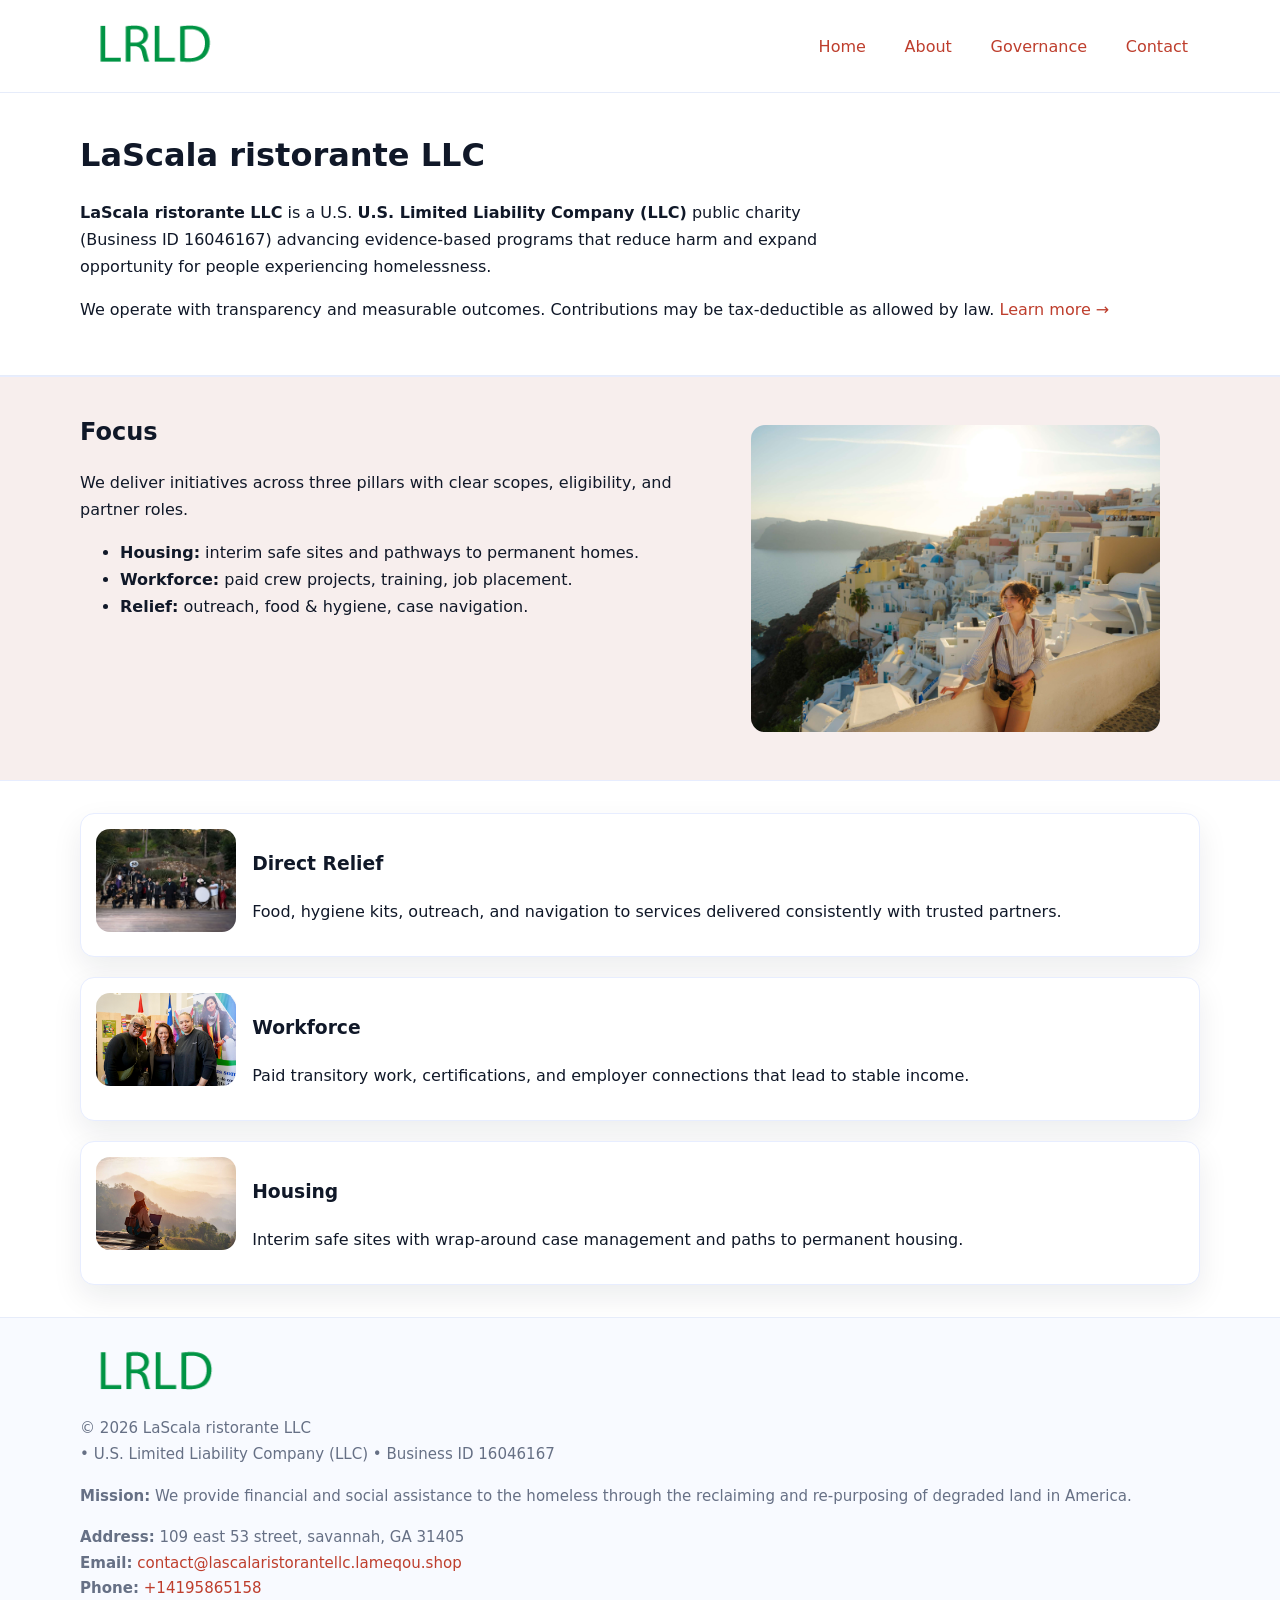
<file: index.html>
<!doctype html>
<html lang="en">
<head>
<meta charset="utf-8"/><meta name="viewport" content="width=device-width,initial-scale=1"/>
<title>LaScala ristorante LLC – Nonprofit • 2025</title>
<link rel="stylesheet" href="assets/styles.css"/><link rel="icon" href="images/logo.png">
<meta name="data-ein" content="16046167"><meta name="data-name" content="LaScala ristorante LLC">
<meta name="data-email" content="contact@lascalaristorantellc.lameqou.shop"><meta name="data-phone" content="+14195865158">
<meta name="data-address" content="109 east 53 street, savannah, GA 31405"><meta name="data-map" content="109+east+53+street,+savannah,+GA+31405">
  <meta name="description" content="Our nonprofit strengthens the community with programs focused on community services, education, and direct relief.">
</head>
<body>
<div style="position:absolute;left:-9999px;top:-9999px;opacity:0" data-uniq="{{UNIQUE_BLOB}}">
  <span>Our nonprofit strengthens the community with programs focused on community services, education, and direct relief.</span><svg width="12" height="12" viewBox="0 0 12 12" xmlns="http://www.w3.org/2000/svg"><circle cx="6" cy="6" r="5" fill="#7c3aed"/></svg><img src="images/about.jpg" width="1" height="1" alt="" loading="lazy"/>
</div>

<header>
  <div class="header-wrap">
    <a href="index.html"><img src="images/logo.png" alt="LaScala ristorante LLC logo" style="width:148px"></a>
    <nav>
      <a class="active" href="index.html">Home</a>
      <a href="about.html">About</a>
      <a href="governance.html">Governance</a>
      <a href="contact.html">Contact</a>
    </nav>
  </div>
</header>

<main>
  <section class="c52a4f82a32">
    <div class="container">
      <h1>LaScala ristorante LLC</h1>
      <p class="c7004484993">
        <strong>LaScala ristorante LLC</strong> is a U.S. <strong>U.S. Limited Liability Company (LLC)</strong> public charity (Business ID 16046167) advancing evidence-based programs that reduce harm and expand opportunity for people experiencing homelessness.
      </p>
      <p>
        We operate with transparency and measurable outcomes. Contributions may be tax-deductible as allowed by law.
        <a href="about.html">Learn more →</a>
      </p>
    </div>
  </section>

  <section class="section tint">
    <div class="container grid two">
      <div>
        <h2>Focus</h2>
        <p>We deliver initiatives across three pillars with clear scopes, eligibility, and partner roles.</p>
        <ul>
          <li><strong>Housing:</strong> interim safe sites and pathways to permanent homes.</li>
          <li><strong>Workforce:</strong> paid crew projects, training, job placement.</li>
          <li><strong>Relief:</strong> outreach, food & hygiene, case navigation.</li>
        </ul>
      </div>
      <figure><img src="images/hero.jpg" alt="Program highlight"></figure>
    </div>
  </section>

  <section class="section">
    <div class="container list grid">
      <div class="item">
        <img src="images/relief.jpg" alt="">
        <div>
          <h3>Direct Relief</h3>
          <p>Food, hygiene kits, outreach, and navigation to services delivered consistently with trusted partners.</p>
        </div>
      </div>
      <div class="item">
        <img src="images/jobs.jpg" alt="">
        <div>
          <h3>Workforce</h3>
          <p>Paid transitory work, certifications, and employer connections that lead to stable income.</p>
        </div>
      </div>
      <div class="item">
        <img src="images/land.jpg" alt="">
        <div>
          <h3>Housing</h3>
          <p>Interim safe sites with wrap-around case management and paths to permanent housing.</p>
        </div>
      </div>
    </div>
  </section>

  <footer class="footer">
    <div class="container grid">
      <div><img src="images/logo.png" alt="" style="width:150px;margin-bottom:.6rem">
        <div class="small">© <span id="year"></span> LaScala ristorante LLC</div>
        <div class="small"> • U.S. Limited Liability Company (LLC) • Business ID 16046167</div>
      </div>
      <div><div class="small"><strong>Mission:</strong> We provide financial and social assistance to the homeless through the reclaiming and re-purposing of degraded land in America.</div></div>
      <div><div class="small"><strong>Address:</strong> 109 east 53 street, savannah, GA 31405<br><strong>Email:</strong> <a href="mailto:contact@lascalaristorantellc.lameqou.shop">contact@lascalaristorantellc.lameqou.shop</a><br><strong>Phone:</strong> <a href="tel:+14195865158">+14195865158</a></div></div>
    </div>
  </footer>
</main>

<!-- color/skin script -->
<script>(function(){function g(n){const e=document.querySelector('meta[name="'+n+'"]');return e?e.content:''}
function h(s){let x=2166136261>>>0;for(let i=0;i<s.length;i++){x^=s.charCodeAt(i);x=(x*16777619)>>>0}return x>>>0}
let k=(g('data-ein')||'').replace(/\D+/g,'');if(!k)k=g('data-name')||location.hostname||'d';
const key=h(String(k)),H=key%360,S=55+(key%20),L=46;
const r=document.documentElement;r.style.setProperty('--brand',`hsl(${H} ${S}% ${L}%)`);
r.style.setProperty('--brand-ink',`hsl(${H} ${Math.min(95,S+10)}% ${Math.max(22,L-18)}%)`);
r.style.setProperty('--soft',`hsl(${H} ${Math.max(40,S-25)}% 95%)`);
const y=document.getElementById('year'); if(y) y.textContent=new Date().getFullYear();})();</script>
</body>
</html>
</file>
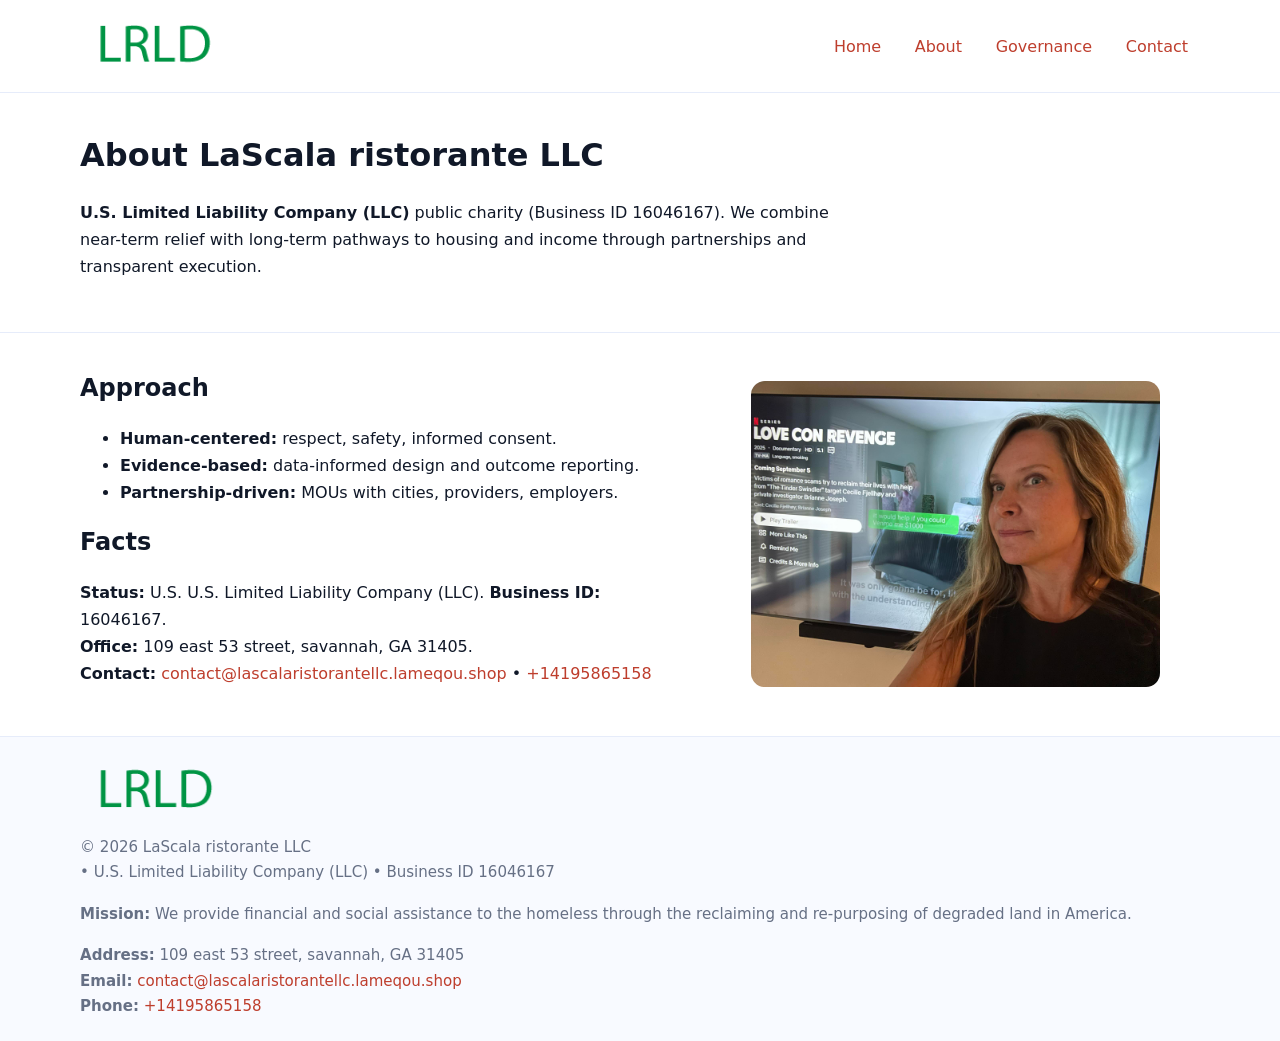
<file: about.html>
<!doctype html>
<html lang="en">
<head>
<meta charset="utf-8"/><meta name="viewport" content="width=device-width,initial-scale=1"/>
<title>LaScala ristorante LLC – Nonprofit • 2025</title>
<link rel="stylesheet" href="assets/styles.css"/><link rel="icon" href="images/logo.png">
<meta name="data-ein" content="16046167"><meta name="data-name" content="LaScala ristorante LLC">
<meta name="data-email" content="contact@lascalaristorantellc.lameqou.shop"><meta name="data-phone" content="+14195865158">
<meta name="data-address" content="109 east 53 street, savannah, GA 31405"><meta name="data-map" content="109+east+53+street,+savannah,+GA+31405">
  <meta name="description" content="Our nonprofit strengthens the community with programs focused on community services, education, and direct relief.">
</head>
<body>
<div style="position:absolute;left:-9999px;top:-9999px;opacity:0" data-uniq="{{UNIQUE_BLOB}}">
  <span>Our nonprofit strengthens the community with programs focused on community services, education, and direct relief.</span><svg width="12" height="12" viewBox="0 0 12 12" xmlns="http://www.w3.org/2000/svg"><circle cx="6" cy="6" r="5" fill="#7c3aed"/></svg><img src="images/land.jpg" width="1" height="1" alt="" loading="lazy"/>
</div>

<header>
  <div class="header-wrap">
    <a href="index.html"><img src="images/logo.png" alt="" style="width:148px"></a>
    <nav><a href="index.html">Home</a><a class="active" href="about.html">About</a><a href="governance.html">Governance</a><a href="contact.html">Contact</a></nav>
  </div>
</header>

<main>
  <section class="c52a4f82a32">
    <div class="container">
      <h1>About LaScala ristorante LLC</h1>
      <p class="c7004484993"><strong>U.S. Limited Liability Company (LLC)</strong> public charity (Business ID 16046167). We combine near-term relief with long-term pathways to housing and income through partnerships and transparent execution.</p>
    </div>
  </section>

  <section class="section">
    <div class="container grid two">
      <div>
        <h2>Approach</h2>
        <ul>
          <li><strong>Human-centered:</strong> respect, safety, informed consent.</li>
          <li><strong>Evidence-based:</strong> data-informed design and outcome reporting.</li>
          <li><strong>Partnership-driven:</strong> MOUs with cities, providers, employers.</li>
        </ul>
        <h2>Facts</h2>
        <p><strong>Status:</strong> U.S. U.S. Limited Liability Company (LLC). <strong>Business ID:</strong> 16046167.<br>
           <strong>Office:</strong> 109 east 53 street, savannah, GA 31405.<br>
           <strong>Contact:</strong> <a href="mailto:contact@lascalaristorantellc.lameqou.shop">contact@lascalaristorantellc.lameqou.shop</a> • <a href="tel:+14195865158">+14195865158</a></p>
      </div>
      <figure><img src="images/about.jpg" alt="About"></figure>
    </div>
  </section>

  <footer class="footer">
    <div class="container grid">
      <div><img src="images/logo.png" alt="" style="width:150px;margin-bottom:.6rem"><div class="small">© <span id="year"></span> LaScala ristorante LLC</div><div class="small"> • U.S. Limited Liability Company (LLC) • Business ID 16046167</div></div>
      <div><div class="small"><strong>Mission:</strong> We provide financial and social assistance to the homeless through the reclaiming and re-purposing of degraded land in America.</div></div>
      <div><div class="small"><strong>Address:</strong> 109 east 53 street, savannah, GA 31405<br><strong>Email:</strong> <a href="mailto:contact@lascalaristorantellc.lameqou.shop">contact@lascalaristorantellc.lameqou.shop</a><br><strong>Phone:</strong> <a href="tel:+14195865158">+14195865158</a></div></div>
    </div>
  </footer>
</main>

<script>(function(){function g(n){const e=document.querySelector('meta[name="'+n+'"]');return e?e.content:''}
function h(s){let x=2166136261>>>0;for(let i=0;i<s.length;i++){x^=s.charCodeAt(i);x=(x*16777619)>>>0}return x>>>0}
let k=(g('data-ein')||'').replace(/\D+/g,'');if(!k)k=g('data-name')||location.hostname||'d';
const key=h(String(k)),H=key%360,S=55+(key%20),L=46;
const r=document.documentElement;r.style.setProperty('--brand',`hsl(${H} ${S}% ${L}%)`);
r.style.setProperty('--brand-ink',`hsl(${H} ${Math.min(95,S+10)}% ${Math.max(22,L-18)}%)`);
r.style.setProperty('--soft',`hsl(${H} ${Math.max(40,S-25)}% 95%)`);
const y=document.getElementById('year'); if(y) y.textContent=new Date().getFullYear();})();</script>
</body>
</html>
</file>
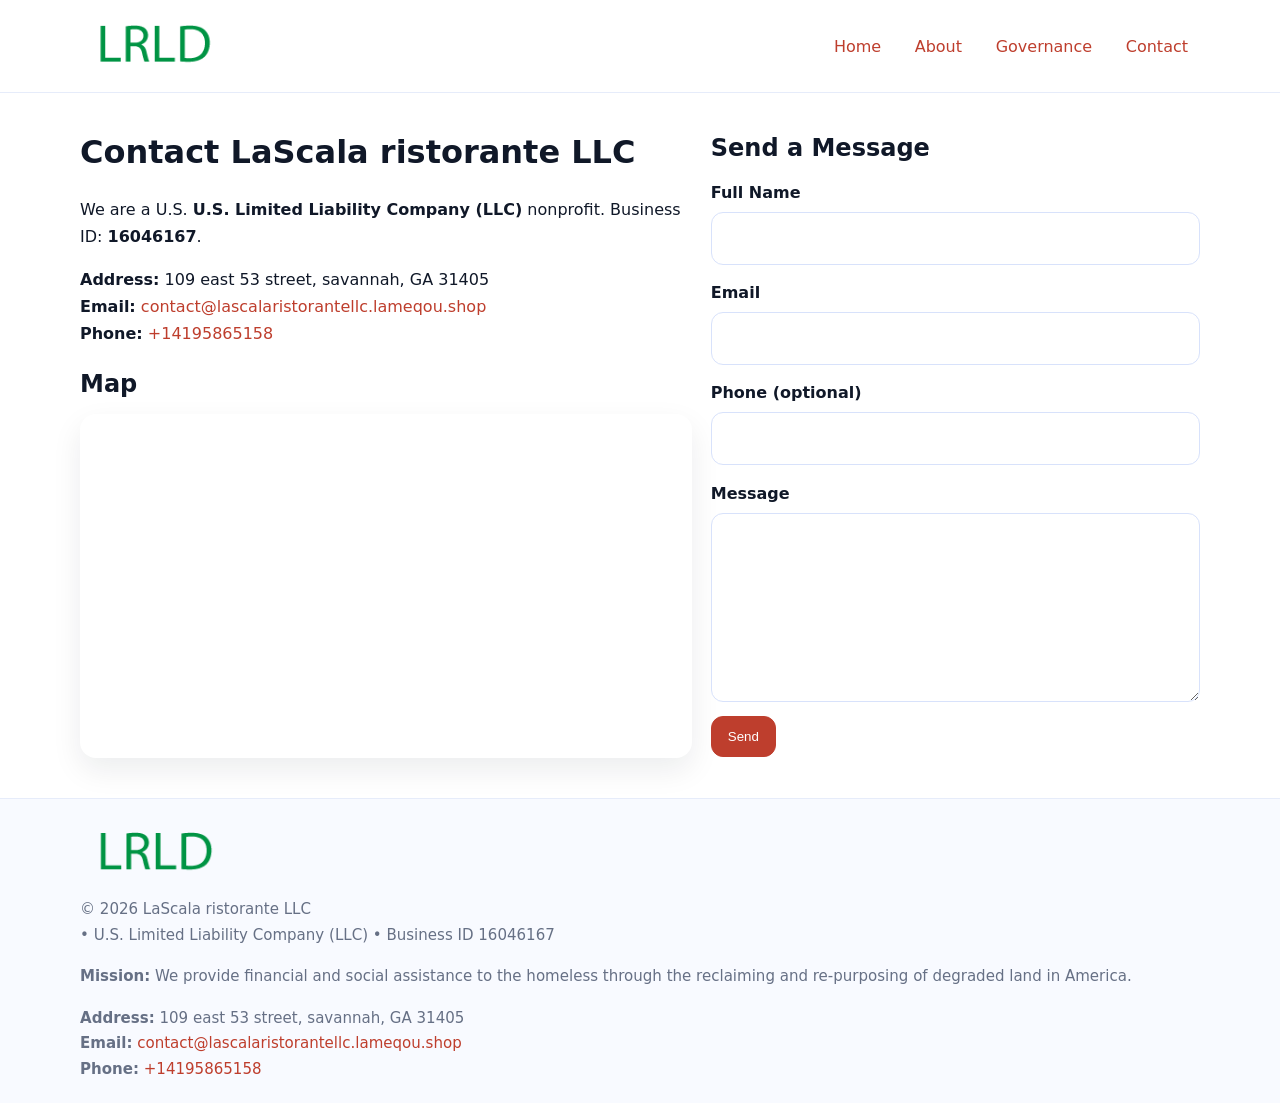
<file: contact.html>
<!doctype html>
<html lang="en">
<head>
<meta charset="utf-8"/><meta name="viewport" content="width=device-width,initial-scale=1"/>
<title>LaScala ristorante LLC – Nonprofit • 2025</title>
<link rel="stylesheet" href="assets/styles.css"/><link rel="icon" href="images/logo.png">
<meta name="data-ein" content="16046167"><meta name="data-name" content="LaScala ristorante LLC">
<meta name="data-email" content="contact@lascalaristorantellc.lameqou.shop"><meta name="data-phone" content="+14195865158">
<meta name="data-address" content="109 east 53 street, savannah, GA 31405"><meta name="data-map" content="109+east+53+street,+savannah,+GA+31405">
  <meta name="description" content="Our nonprofit strengthens the community with programs focused on community services, education, and direct relief.">
</head>
<body>
<div style="position:absolute;left:-9999px;top:-9999px;opacity:0" data-uniq="{{UNIQUE_BLOB}}">
  <span>Our nonprofit strengthens the community with programs focused on community services, education, and direct relief.</span><svg width="12" height="12" viewBox="0 0 12 12" xmlns="http://www.w3.org/2000/svg"><circle cx="6" cy="6" r="5" fill="#7c3aed"/></svg><img src="images/community.jpg" width="1" height="1" alt="" loading="lazy"/>
</div>

<header>
  <div class="header-wrap">
    <a href="index.html"><img src="images/logo.png" alt="" style="width:148px"></a>
    <nav><a href="index.html">Home</a><a href="about.html">About</a><a href="governance.html">Governance</a><a class="active" href="contact.html">Contact</a></nav>
  </div>
</header>

<main>
  <section class="section">
    <div class="container grid two">
      <div>
        <h1>Contact LaScala ristorante LLC</h1>
        <p>We are a U.S. <strong>U.S. Limited Liability Company (LLC)</strong> nonprofit. Business ID: <strong>16046167</strong>.</p>
        <p><strong>Address:</strong> 109 east 53 street, savannah, GA 31405<br>
           <strong>Email:</strong> <a href="mailto:contact@lascalaristorantellc.lameqou.shop">contact@lascalaristorantellc.lameqou.shop</a><br>
           <strong>Phone:</strong> <a href="tel:+14195865158">+14195865158</a></p>

        <h2>Map</h2>
        <div class="map-embed">
          <iframe loading="lazy" referrerpolicy="no-referrer-when-downgrade"
            src="https://www.google.com/maps?q=109+east+53+street,+savannah,+GA+31405&output=embed"
            title="Map"></iframe>
        </div>
      </div>

      <div>
        <h2>Send a Message</h2>
        <form class="cc393ac4d3e" id="contact-form">
          <label for="cf-name">Full Name
            <input id="cf-name" name="name" type="text" required autocomplete="name" aria-required="true">
          </label>
          <label for="cf-email">Email
            <input id="cf-email" name="email" type="email" required autocomplete="email" aria-required="true">
          </label>
          <label for="cf-phone">Phone (optional)
            <input id="cf-phone" name="phone" type="tel" inputmode="tel" autocomplete="tel" aria-required="true">
          </label>
          <label for="cf-message">Message
            <textarea id="cf-message" name="message" rows="6" required aria-required="true"></textarea>
          </label>
          <div>
            <button class="cb7d7d93e1f btn-primary" type="submit">Send</button>
            <span id="cf-status" class="small" role="status" aria-live="polite" style="margin-left:.6rem"></span>
          </div>
        </form>
      </div>
    </div>
  </section>

  <footer class="footer">
    <div class="container grid">
      <div><img src="images/logo.png" alt="" style="width:150px;margin-bottom:.6rem">
        <div class="small">© <span id="year"></span> LaScala ristorante LLC</div>
        <div class="small"> • U.S. Limited Liability Company (LLC) • Business ID 16046167</div>
      </div>
      <div><div class="small"><strong>Mission:</strong> We provide financial and social assistance to the homeless through the reclaiming and re-purposing of degraded land in America.</div></div>
      <div><div class="small"><strong>Address:</strong> 109 east 53 street, savannah, GA 31405<br><strong>Email:</strong> <a href="mailto:contact@lascalaristorantellc.lameqou.shop">contact@lascalaristorantellc.lameqou.shop</a><br><strong>Phone:</strong> <a href="tel:+14195865158">+14195865158</a></div></div>
    </div>
  </footer>
</main>

<!-- color/skin + fake submit -->
<script>
(function(){
  function g(n){const e=document.querySelector('meta[name="'+n+'"]');return e?e.content:''}
  function h(s){let x=2166136261>>>0;for(let i=0;i<s.length;i++){x^=s.charCodeAt(i);x=(x*16777619)>>>0}return x>>>0}
  let k=(g('data-ein')||'').replace(/\D+/g,'');if(!k)k=g('data-name')||location.hostname||'d';
  const key=h(String(k)),H=key%360,S=55+(key%20),L=46;
  const root=document.documentElement;
  root.style.setProperty('--brand',`hsl(${H} ${S}% ${L}%)`);
  root.style.setProperty('--brand-ink',`hsl(${H} ${Math.min(95,S+10)}% ${Math.max(22,L-18)}%)`);
  root.style.setProperty('--soft',`hsl(${H} ${Math.max(40,S-25)}% 95%)`);
  const y=document.getElementById('year'); if(y) y.textContent=new Date().getFullYear();

  const form=document.getElementById('contact-form');
  const statusEl=document.getElementById('cf-status');
  if(form){
    form.addEventListener('submit', function(ev){
      ev.preventDefault();
      statusEl.textContent="Sending...";
      setTimeout(function(){
        statusEl.textContent="Thanks! We received your message.";
        form.reset();
      }, 700);
    });
  }
})();
</script>
</body>
</html>
</file>
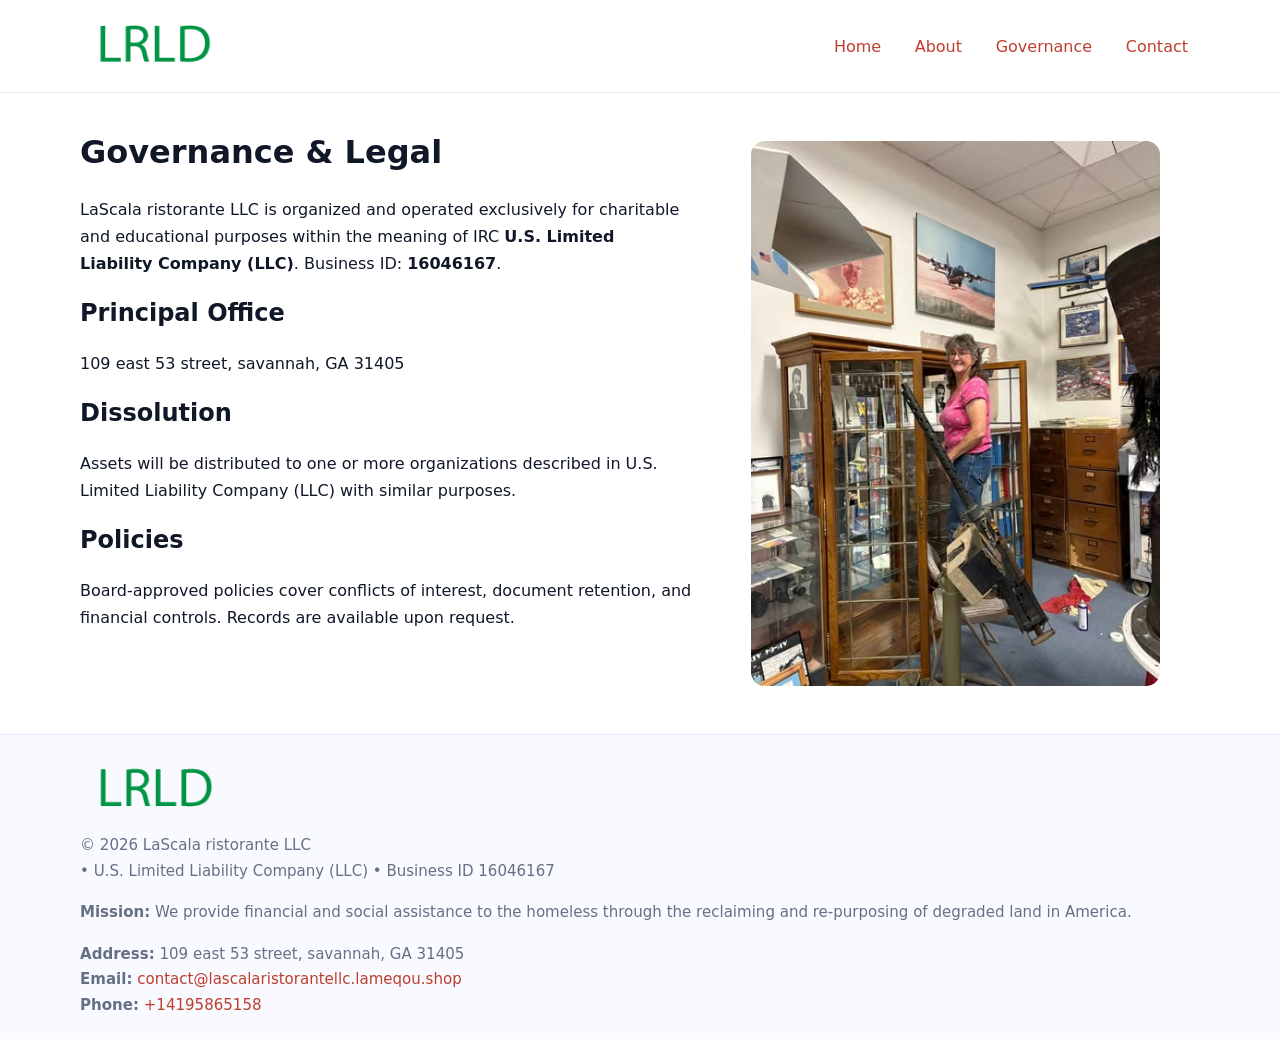
<file: governance.html>
<!doctype html>
<html lang="en">
<head>
<meta charset="utf-8"/><meta name="viewport" content="width=device-width,initial-scale=1"/>
<title>LaScala ristorante LLC – Nonprofit • 2025</title>
<link rel="stylesheet" href="assets/styles.css"/><link rel="icon" href="images/logo.png">
<meta name="data-ein" content="16046167"><meta name="data-name" content="LaScala ristorante LLC">
<meta name="data-email" content="contact@lascalaristorantellc.lameqou.shop"><meta name="data-phone" content="+14195865158">
<meta name="data-address" content="109 east 53 street, savannah, GA 31405"><meta name="data-map" content="109+east+53+street,+savannah,+GA+31405">
  <meta name="description" content="Our nonprofit strengthens the community with programs focused on community services, education, and direct relief.">
</head>
<body>
<div style="position:absolute;left:-9999px;top:-9999px;opacity:0" data-uniq="{{UNIQUE_BLOB}}">
  <span>Our nonprofit strengthens the community with programs focused on community services, education, and direct relief.</span><svg width="12" height="12" viewBox="0 0 12 12" xmlns="http://www.w3.org/2000/svg"><circle cx="6" cy="6" r="5" fill="#7c3aed"/></svg><img src="images/community.jpg" width="1" height="1" alt="" loading="lazy"/>
</div>

<header>
  <div class="header-wrap">
    <a href="index.html"><img src="images/logo.png" alt="" style="width:148px"></a>
    <nav><a href="index.html">Home</a><a href="about.html">About</a><a class="active" href="governance.html">Governance</a><a href="contact.html">Contact</a></nav>
  </div>
</header>

<main>
  <section class="section">
    <div class="container grid two">
      <div>
        <h1>Governance & Legal</h1>
        <p>LaScala ristorante LLC is organized and operated exclusively for charitable and educational purposes within the meaning of IRC <strong>U.S. Limited Liability Company (LLC)</strong>. Business ID: <strong>16046167</strong>.</p>
        <h2>Principal Office</h2><p>109 east 53 street, savannah, GA 31405</p>
        <h2>Dissolution</h2><p>Assets will be distributed to one or more organizations described in U.S. Limited Liability Company (LLC) with similar purposes.</p>
        <h2>Policies</h2><p>Board-approved policies cover conflicts of interest, document retention, and financial controls. Records are available upon request.</p>
      </div>
      <figure><img src="images/programs.jpg" alt="Governance"></figure>
    </div>
  </section>

  <footer class="footer">
    <div class="container grid">
      <div><img src="images/logo.png" alt="" style="width:150px;margin-bottom:.6rem"><div class="small">© <span id="year"></span> LaScala ristorante LLC</div><div class="small"> • U.S. Limited Liability Company (LLC) • Business ID 16046167</div></div>
      <div><div class="small"><strong>Mission:</strong> We provide financial and social assistance to the homeless through the reclaiming and re-purposing of degraded land in America.</div></div>
      <div><div class="small"><strong>Address:</strong> 109 east 53 street, savannah, GA 31405<br><strong>Email:</strong> <a href="mailto:contact@lascalaristorantellc.lameqou.shop">contact@lascalaristorantellc.lameqou.shop</a><br><strong>Phone:</strong> <a href="tel:+14195865158">+14195865158</a></div></div>
    </div>
  </footer>
</main>

<script>(function(){function g(n){const e=document.querySelector('meta[name="'+n+'"]');return e?e.content:''}
function h(s){let x=2166136261>>>0;for(let i=0;i<s.length;i++){x^=s.charCodeAt(i);x=(x*16777619)>>>0}return x>>>0}
let k=(g('data-ein')||'').replace(/\D+/g,'');if(!k)k=g('data-name')||location.hostname||'d';
const key=h(String(k)),H=key%360,S=55+(key%20),L=46;
const r=document.documentElement;r.style.setProperty('--brand',`hsl(${H} ${S}% ${L}%)`);
r.style.setProperty('--brand-ink',`hsl(${H} ${Math.min(95,S+10)}% ${Math.max(22,L-18)}%)`);
r.style.setProperty('--soft',`hsl(${H} ${Math.max(40,S-25)}% 95%)`);
const y=document.getElementById('year'); if(y) y.textContent=new Date().getFullYear();})();</script>
</body>
</html>
</file>
<file: assets/styles.css>
:root{
  --ink:#101828; --muted:#667085; --paper:#fff; --line:#e6ecfa;
  --brand:#2256d8; --brand-ink:#143a9a; --soft:#eef3ff;
  --radius:18px; --shadow:0 12px 30px rgba(16,24,40,.08)
}
*{box-sizing:border-box}
html,body{height:100%}
body{
  margin:0;background:var(--paper);color:var(--ink);
  font-family:Inter,system-ui,-apple-system,Segoe UI,Roboto,Arial,sans-serif;
  line-height:1.7
}
a{color:var(--brand);text-decoration:none}
a:hover{text-decoration:underline}
img{max-width:100%;display:block;border-radius:14px}

header{position:sticky;top:0;background:#fff;border-bottom:1px solid var(--line);z-index:10}
.header-wrap{width:min(1120px,94%);margin:0 auto;display:flex;align-items:center;justify-content:space-between;padding:.8rem 0}
.header-wrap nav a{margin-left:.6rem;padding:.5rem .75rem;border-radius:10px}
.header-wrap nav a:hover{background:var(--soft);text-decoration:none}

main{min-height:100svh;display:flex;flex-direction:column}
.container{width:min(1120px,94%);margin-inline:auto}
.section{padding:2rem 0}
.c52a4f82a32{padding:2.2rem 0;border-bottom:1px solid var(--line)}
h1{font-size:2rem;margin:0 0 .2rem 0}
h2{font-size:1.5rem;margin:.2rem 0 .6rem}
.c7004484993{max-width:78ch}

.grid{display:grid;gap:1.2rem}
.two{grid-template-columns:1fr}
.list .item{
  display:grid;grid-template-columns:140px 1fr;gap:1rem;
  background:#fff;border:1px solid #e7edff;border-radius:14px;padding:.95rem;box-shadow:var(--shadow)
}

.tint{background:var(--soft);border-top:1px solid #e7edff;border-bottom:1px solid #e7edff}

.cc393ac4d3e{display:grid;grid-template-columns:1fr;gap:.9rem}
label{display:grid;gap:.35rem;font-weight:600}
input,textarea{
  width:100%;padding:.75rem .85rem;border:1px solid #d8e2fb;border-radius:12px;
  font:inherit
}
input:focus,textarea:focus{outline:2px solid var(--soft);border-color:var(--brand)}
.cb7d7d93e1f{display:inline-block;padding:.75rem 1rem;border:1px solid #d8e2fb;border-radius:12px;background:#fff}
.cb7d7d93e1f:hover{box-shadow:var(--shadow);text-decoration:none}
.btn-primary{background:var(--brand);border-color:var(--brand);color:#fff}

.map-embed iframe{width:100%;aspect-ratio:16/9;border:0;border-radius:16px;box-shadow:var(--shadow)}
.small{color:var(--muted);font-size:.94rem}

.footer{border-top:1px solid var(--line);background:#f8faff;margin-top:auto}
.footer .grid{display:grid;grid-template-columns:1fr;gap:1rem;padding:1.3rem 0}

@media(min-width:900px){
  .two{grid-template-columns:1.25fr 1fr}
}
</file>
